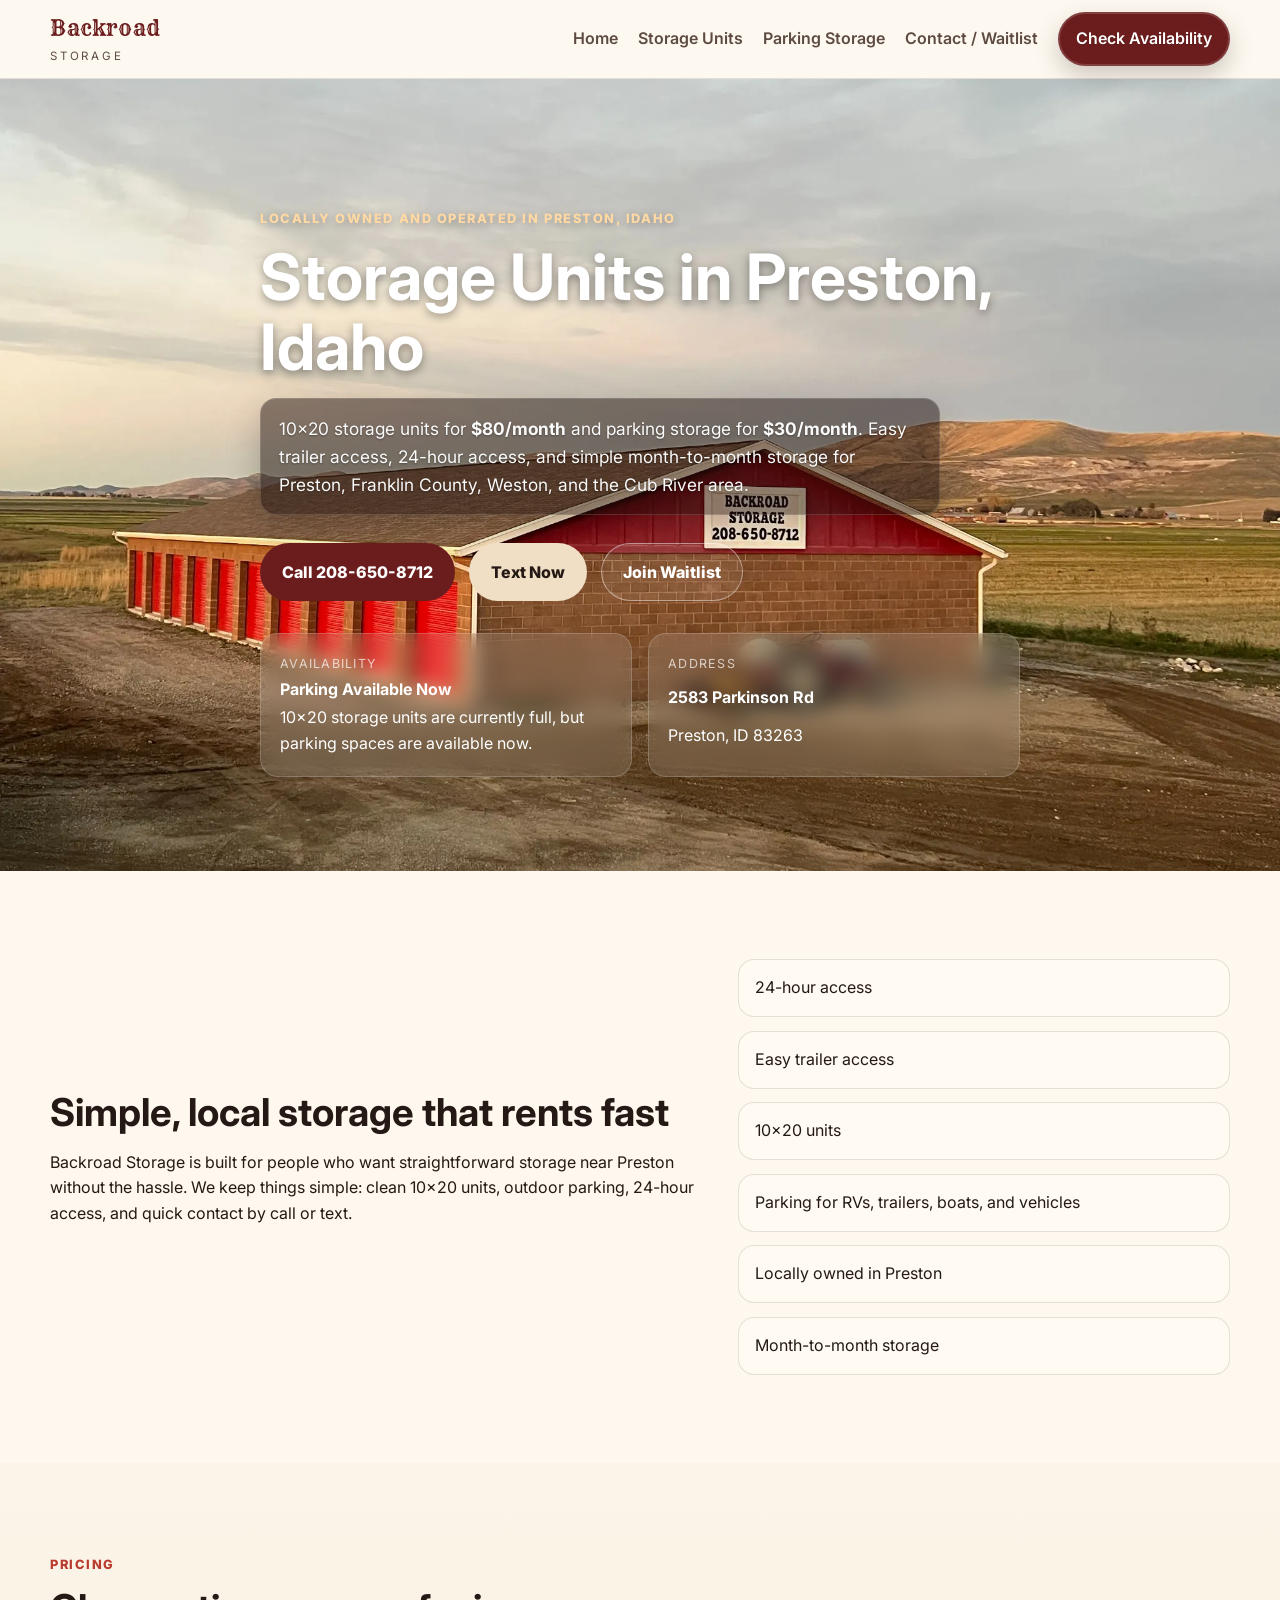
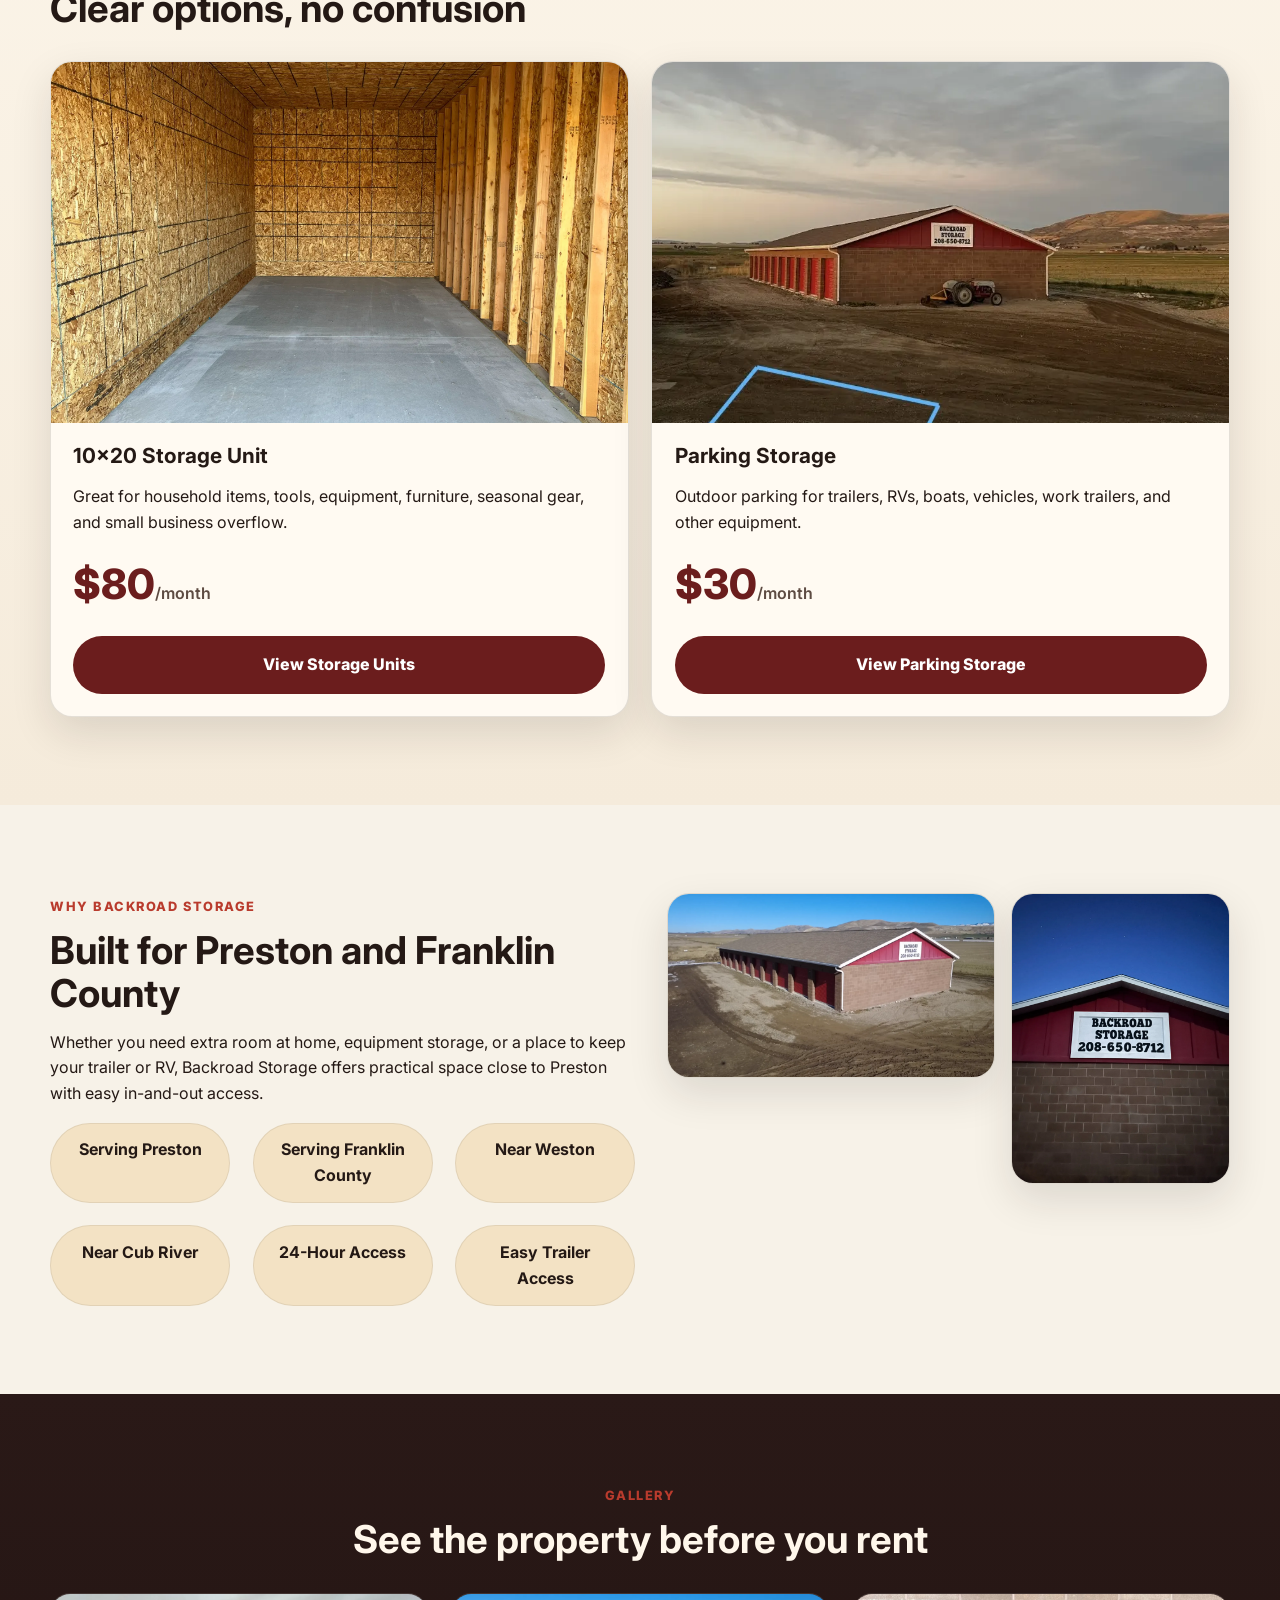
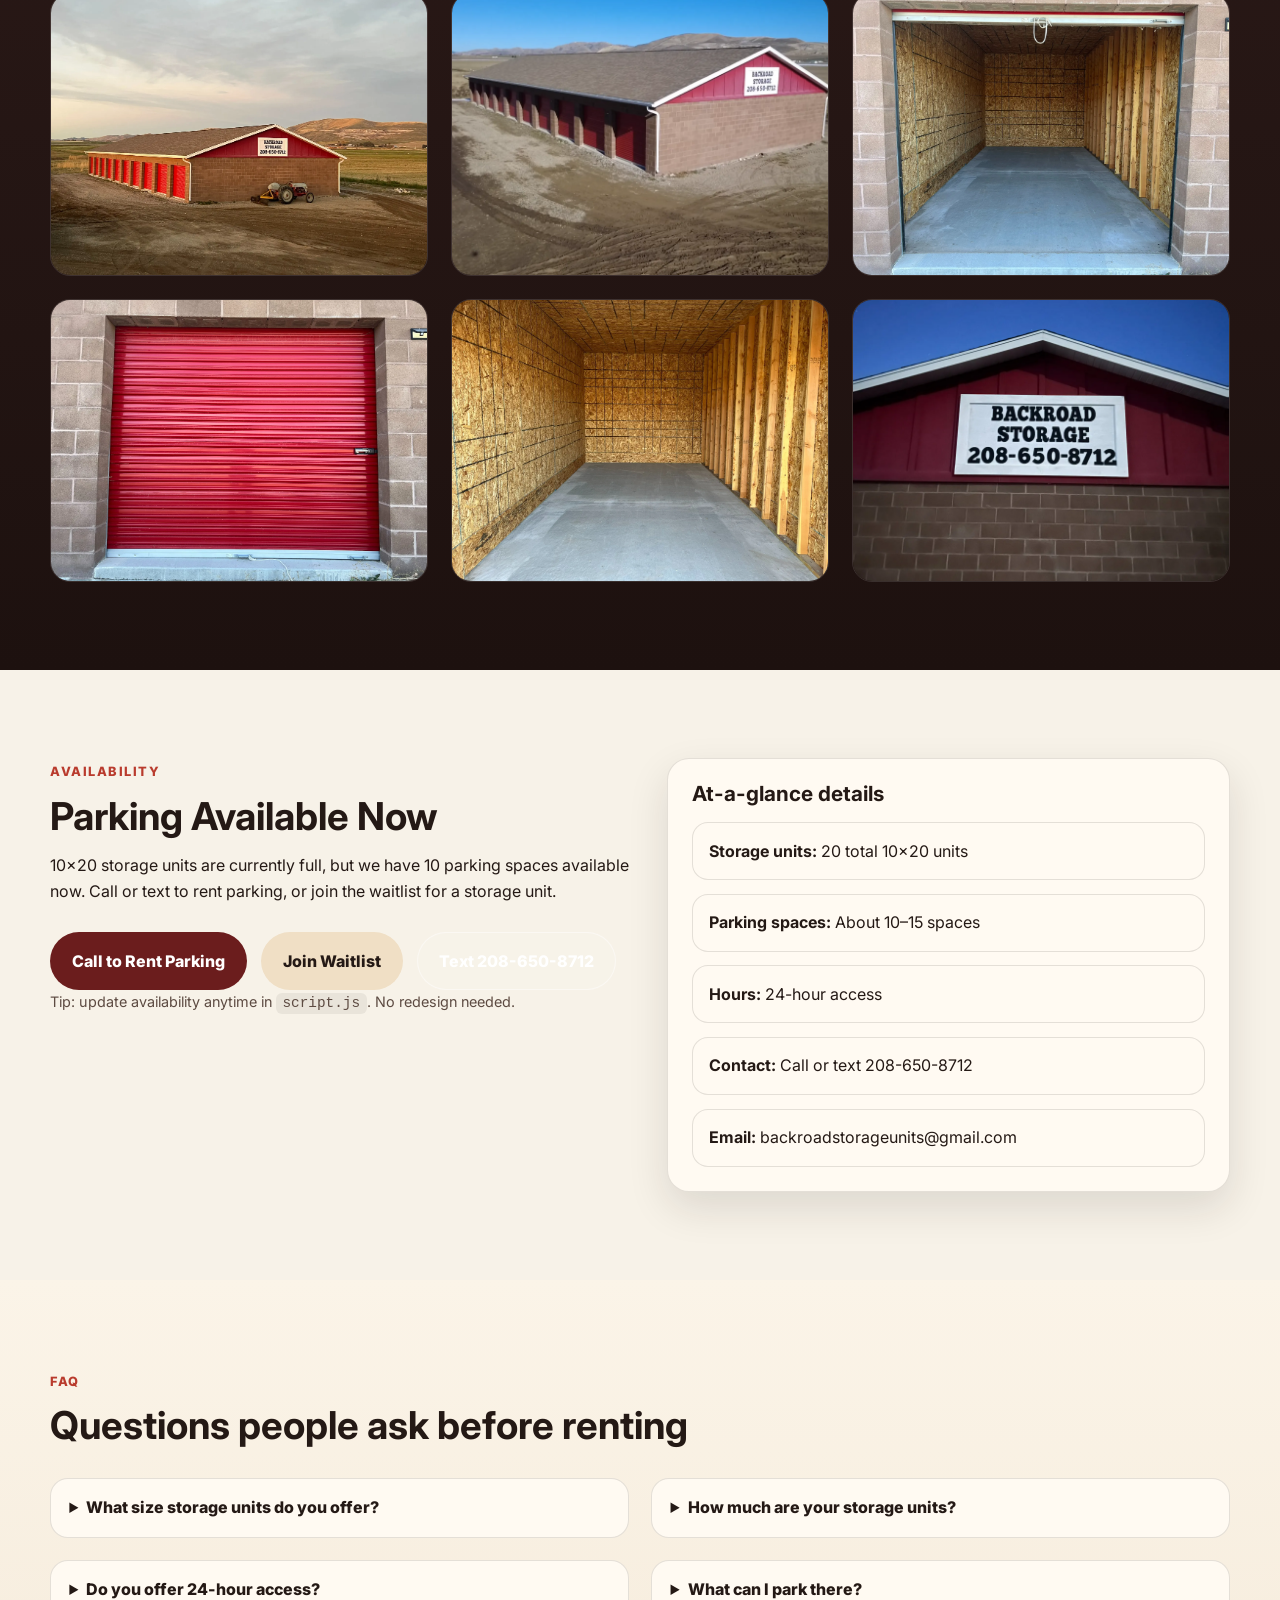
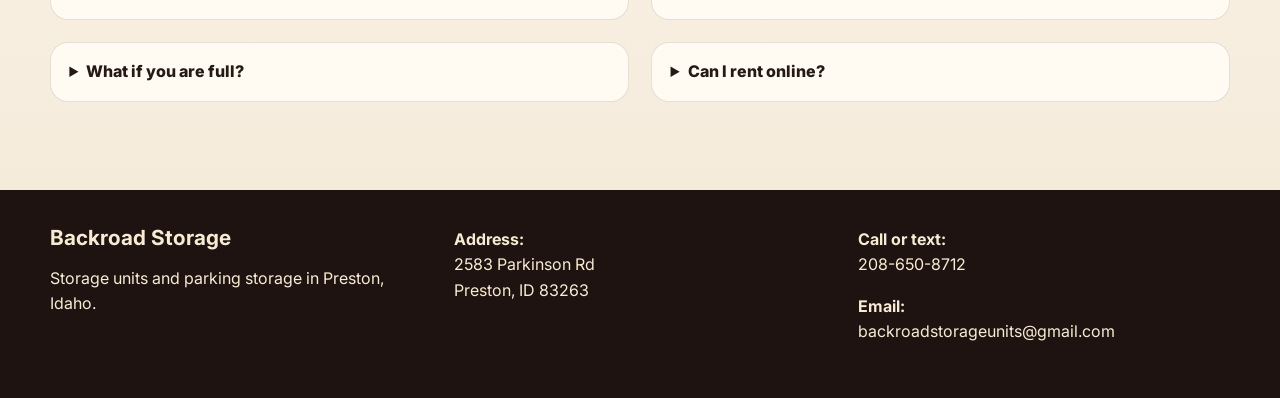
<file: index.html>
<!DOCTYPE html>
<html lang="en">
<head>
  <meta charset="UTF-8" />
  <meta name="viewport" content="width=device-width, initial-scale=1.0" />
  <title>Backroad Storage | Storage Units in Preston, Idaho</title>
  <meta name="description" content="Backroad Storage offers 10x20 storage units and parking storage in Preston, Idaho. Locally owned, 24-hour access, easy trailer access, and a simple waitlist when units fill fast." />
  <meta name="keywords" content="storage units Preston Idaho, self storage Preston ID, Franklin County storage, Weston Idaho storage, Cub River storage, trailer parking Preston Idaho, RV storage Preston Idaho" />
  <meta name="author" content="Backroad Storage" />
  <meta name="robots" content="index, follow" />
  <meta property="og:title" content="Backroad Storage | Storage Units in Preston, Idaho" />
  <meta property="og:description" content="10x20 storage units for $80/month and parking storage for $30/month in Preston, Idaho." />
  <meta property="og:type" content="website" />
  <meta property="og:image" content="assets/hero-sunset.webp" />
  <meta property="og:locale" content="en_US" />
  <meta name="theme-color" content="#6b1d1d" />
  <link rel="canonical" href="https://www.backroadstorage.com/" />
  <link rel="preconnect" href="https://fonts.googleapis.com" />
  <link rel="preconnect" href="https://fonts.gstatic.com" crossorigin />
  <link href="https://fonts.googleapis.com/css2?family=Inter:wght@400;500;600;700;800&family=Rye&display=swap" rel="stylesheet" />
  <link rel="stylesheet" href="styles.css" />
  <script type="application/ld+json">
  {
    "@context": "https://schema.org",
    "@type": "SelfStorage",
    "name": "Backroad Storage",
    "description": "Locally owned storage units and parking storage in Preston, Idaho.",
    "telephone": "+1-208-650-8712",
    "email": "backroadstorageunits@gmail.com",
    "image": [
      "https://www.backroadstorage.com/assets/hero-sunset.webp",
      "https://www.backroadstorage.com/assets/drone-view.webp",
      "https://www.backroadstorage.com/assets/unit-inside.webp"
    ],
    "address": {
      "@type": "PostalAddress",
      "streetAddress": "2583 Parkinson Rd",
      "addressLocality": "Preston",
      "addressRegion": "ID",
      "postalCode": "83263",
      "addressCountry": "US"
    },
    "areaServed": [
      "Preston, Idaho",
      "Franklin, Idaho",
      "Weston, Idaho",
      "Cub River, Idaho",
      "Franklin County, Idaho"
    ],
    "priceRange": "$30-$80",
    "openingHours": "Mo-Su 00:00-23:59",
    "url": "https://www.backroadstorage.com/"
  }
  </script>
</head>
<body>
  <header class="site-header">
    <div class="container nav-wrap">
      <a class="brand" href="index.html">
        <span class="brand-mark">Backroad</span>
        <span class="brand-sub">Storage</span>
      </a>
      <button class="nav-toggle" aria-label="Open menu" aria-expanded="false">☰</button>
      <nav class="site-nav">
        <a href="index.html">Home</a>
        <a href="storage-units.html">Storage Units</a>
        <a href="parking-storage.html">Parking Storage</a>
        <a href="contact.html">Contact / Waitlist</a>
        <a class="btn btn-sm btn-primary nav-cta" href="contact.html#availability">Check Availability</a>
      </nav>
    </div>
  </header>

  <main>
    <section class="hero">
      <div class="hero-overlay"></div>
      <img src="assets/hero-sunset.webp" alt="Backroad Storage facility in Preston Idaho at sunset" class="hero-image" />
      <div class="container hero-content">
        <p class="eyebrow">Locally owned and operated in Preston, Idaho</p>
        <h1>Storage Units in Preston, Idaho</h1>
        <p class="hero-copy">10×20 storage units for <strong>$80/month</strong> and parking storage for <strong>$30/month</strong>. Easy trailer access, 24-hour access, and simple month-to-month storage for Preston, Franklin County, Weston, and the Cub River area.</p>
        <div class="hero-actions">
          <a class="btn btn-primary" href="tel:2086508712">Call 208-650-8712</a>
          <a class="btn btn-secondary" href="sms:2086508712">Text Now</a>
          <a class="btn btn-outline" href="contact.html#waitlist">Join Waitlist</a>
        </div>
        <div class="hero-cards">
          <div class="status-card">
            <span class="status-label">Availability</span>
            <strong id="statusText">Currently Full</strong>
            <span id="statusSubtext">Join the waitlist and we’ll contact you when one opens.</span>
          </div>
          <div class="status-card">
            <span class="status-label">Address</span>
            <strong>2583 Parkinson Rd</strong>
            <span>Preston, ID 83263</span>
          </div>
        </div>
      </div>
    </section>

    <section class="section intro-strip">
      <div class="container intro-grid">
        <div>
          <h2>Simple, local storage that rents fast</h2>
          <p>Backroad Storage is built for people who want straightforward storage near Preston without the hassle. We keep things simple: clean 10×20 units, outdoor parking, 24-hour access, and quick contact by call or text.</p>
        </div>
        <ul class="feature-list">
          <li>24-hour access</li>
          <li>Easy trailer access</li>
          <li>10×20 units</li>
          <li>Parking for RVs, trailers, boats, and vehicles</li>
          <li>Locally owned in Preston</li>
          <li>Month-to-month storage</li>
        </ul>
      </div>
    </section>

    <section class="section warm-bg">
      <div class="container">
        <div class="section-heading">
          <p class="eyebrow">Pricing</p>
          <h2>Clear options, no confusion</h2>
        </div>
        <div class="pricing-grid">
          <article class="price-card">
            <img src="assets/unit-inside.webp" alt="Inside a 10x20 storage unit at Backroad Storage" />
            <div class="price-card-body">
              <h3>10×20 Storage Unit</h3>
              <p>Great for household items, tools, equipment, furniture, seasonal gear, and small business overflow.</p>
              <div class="price">$80<span>/month</span></div>
              <a class="btn btn-primary block" href="storage-units.html">View Storage Units</a>
            </div>
          </article>
          <article class="price-card">
            <img src="assets/parking-marked.webp" alt="Outdoor parking space at Backroad Storage in Preston Idaho" />
            <div class="price-card-body">
              <h3>Parking Storage</h3>
              <p>Outdoor parking for trailers, RVs, boats, vehicles, work trailers, and other equipment.</p>
              <div class="price">$30<span>/month</span></div>
              <a class="btn btn-primary block" href="parking-storage.html">View Parking Storage</a>
            </div>
          </article>
        </div>
      </div>
    </section>

    <section class="section">
      <div class="container split-layout">
        <div>
          <p class="eyebrow">Why Backroad Storage</p>
          <h2>Built for Preston and Franklin County</h2>
          <p>Whether you need extra room at home, equipment storage, or a place to keep your trailer or RV, Backroad Storage offers practical space close to Preston with easy in-and-out access.</p>
          <div class="badge-grid">
            <span>Serving Preston</span>
            <span>Serving Franklin County</span>
            <span>Near Weston</span>
            <span>Near Cub River</span>
            <span>24-Hour Access</span>
            <span>Easy Trailer Access</span>
          </div>
        </div>
        <div class="split-gallery">
          <img src="assets/drone-view.webp" alt="Aerial view of Backroad Storage in Preston Idaho" />
          <img src="assets/sign-night.webp" alt="Backroad Storage sign and phone number" />
        </div>
      </div>
    </section>

    <section class="section dark-band">
      <div class="container section-heading center">
        <p class="eyebrow">Gallery</p>
        <h2>See the property before you rent</h2>
      </div>
      <div class="container gallery-grid">
        <img src="assets/hero-sunset.webp" alt="Backroad Storage exterior view" />
        <img src="assets/drone-view.webp" alt="Backroad Storage building from above" />
        <img src="assets/unit-open.webp" alt="Open storage unit at Backroad Storage" />
        <img src="assets/unit-door.webp" alt="Storage unit door at Backroad Storage" />
        <img src="assets/unit-inside.webp" alt="Inside of a Backroad Storage unit" />
        <img src="assets/sign-night.webp" alt="Backroad Storage sign at night" />
      </div>
    </section>

    <section class="section">
      <div class="container split-layout availability-panel" id="availability">
        <div>
          <p class="eyebrow">Availability</p>
          <h2 id="availabilityHeading">Currently Full</h2>
          <p id="availabilityMessage">Units at Backroad Storage go fast. Join the waitlist now and we’ll reach out when a 10×20 unit or parking space opens up.</p>
          <div class="hero-actions">
            <a class="btn btn-primary" id="rentNowBtn" href="#" target="_blank" rel="noopener">Rent Now</a>
            <a class="btn btn-secondary" href="contact.html#waitlist">Join Waitlist</a>
            <a class="btn btn-outline" href="sms:2086508712">Text 208-650-8712</a>
          </div>
          <p class="tiny-note">Tip: update availability anytime in <code>script.js</code>. No redesign needed.</p>
        </div>
        <div class="info-card">
          <h3>At-a-glance details</h3>
          <ul class="info-list">
            <li><strong>Storage units:</strong> 20 total 10×20 units</li>
            <li><strong>Parking spaces:</strong> About 10–15 spaces</li>
            <li><strong>Hours:</strong> 24-hour access</li>
            <li><strong>Contact:</strong> Call or text 208-650-8712</li>
            <li><strong>Email:</strong> backroadstorageunits@gmail.com</li>
          </ul>
        </div>
      </div>
    </section>

    <section class="section warm-bg faq-section">
      <div class="container">
        <div class="section-heading">
          <p class="eyebrow">FAQ</p>
          <h2>Questions people ask before renting</h2>
        </div>
        <div class="faq-grid">
          <details>
            <summary>What size storage units do you offer?</summary>
            <p>We offer 10×20 storage units at Backroad Storage in Preston, Idaho.</p>
          </details>
          <details>
            <summary>How much are your storage units?</summary>
            <p>10×20 units are $80 per month. Outdoor parking spaces are $30 per month.</p>
          </details>
          <details>
            <summary>Do you offer 24-hour access?</summary>
            <p>Yes. Customers have 24-hour access to their storage unit or parking space.</p>
          </details>
          <details>
            <summary>What can I park there?</summary>
            <p>Parking can be used for trailers, RVs, boats, vehicles, and similar equipment.</p>
          </details>
          <details>
            <summary>What if you are full?</summary>
            <p>Join the waitlist on the contact page or call/text 208-650-8712. Units go quickly when one opens up.</p>
          </details>
          <details>
            <summary>Can I rent online?</summary>
            <p>Yes. This website is set up to support a future TenantCloud booking link. Until that link is added, use the waitlist and call/text buttons.</p>
          </details>
        </div>
      </div>
    </section>
  </main>

  <footer class="site-footer">
    <div class="container footer-grid">
      <div>
        <h3>Backroad Storage</h3>
        <p>Storage units and parking storage in Preston, Idaho.</p>
      </div>
      <div>
        <p><strong>Address:</strong><br />2583 Parkinson Rd<br />Preston, ID 83263</p>
      </div>
      <div>
        <p><strong>Call or text:</strong><br /><a href="tel:2086508712">208-650-8712</a></p>
        <p><strong>Email:</strong><br /><a href="mailto:backroadstorageunits@gmail.com">backroadstorageunits@gmail.com</a></p>
      </div>
    </div>
  </footer>

  <script src="script.js"></script>
</body>
</html>
</file>
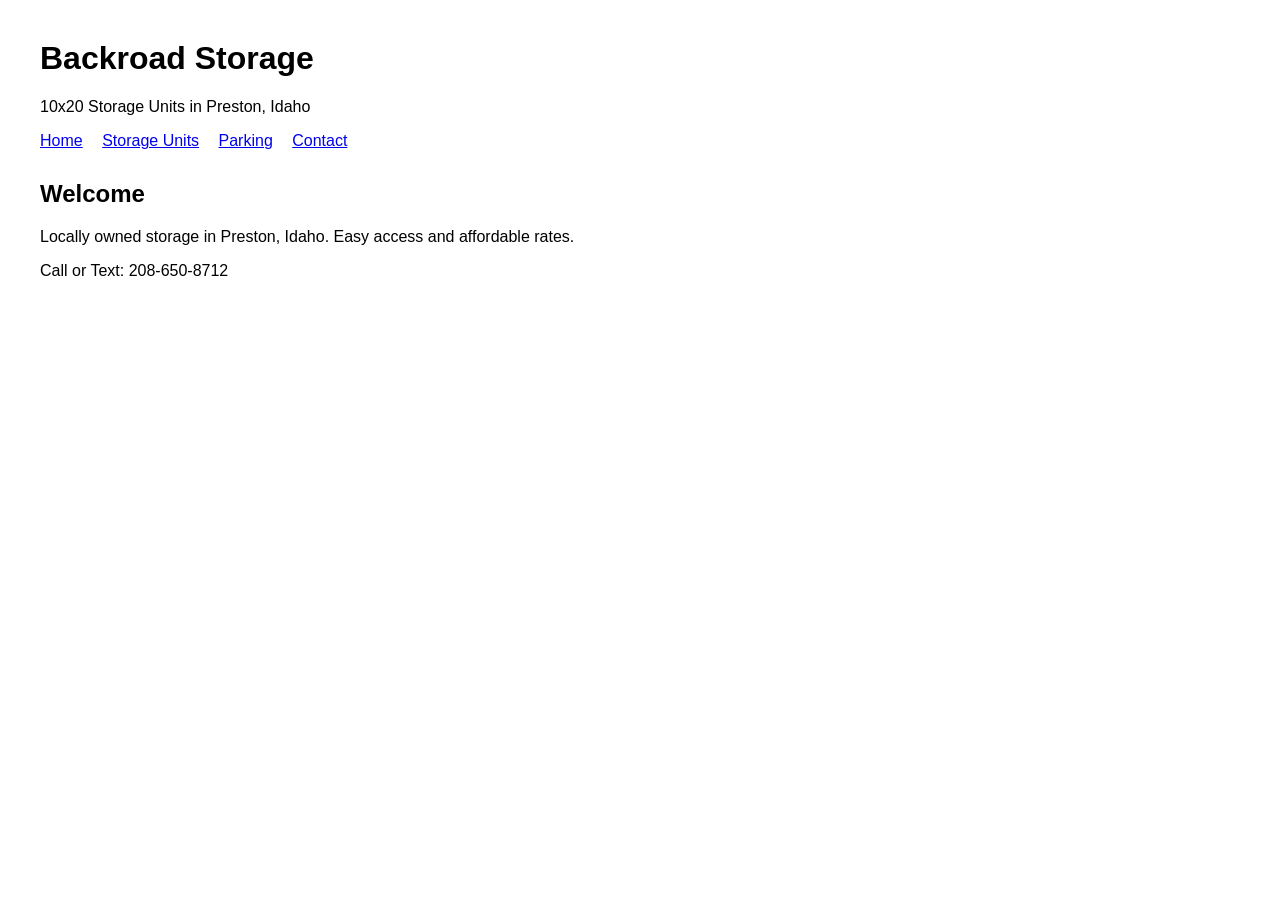
<file: backroadstorage_fixed_sitefinal/index.html>
<!DOCTYPE html>
<html>
<head>
<meta charset="UTF-8">
<title>Backroad Storage | Preston Idaho Storage Units</title>
<link rel="stylesheet" href="styles.css">
</head>
<body>

<header>
<h1>Backroad Storage</h1>
<p>10x20 Storage Units in Preston, Idaho</p>
<nav>
<a href="index.html">Home</a>
<a href="storage-units.html">Storage Units</a>
<a href="parking-storage.html">Parking</a>
<a href="contact.html">Contact</a>
</nav>
</header>

<section>
<h2>Welcome</h2>
<p>Locally owned storage in Preston, Idaho. Easy access and affordable rates.</p>
</section>

<footer>
<p>Call or Text: 208‑650‑8712</p>
</footer>

</body>
</html>
</file>
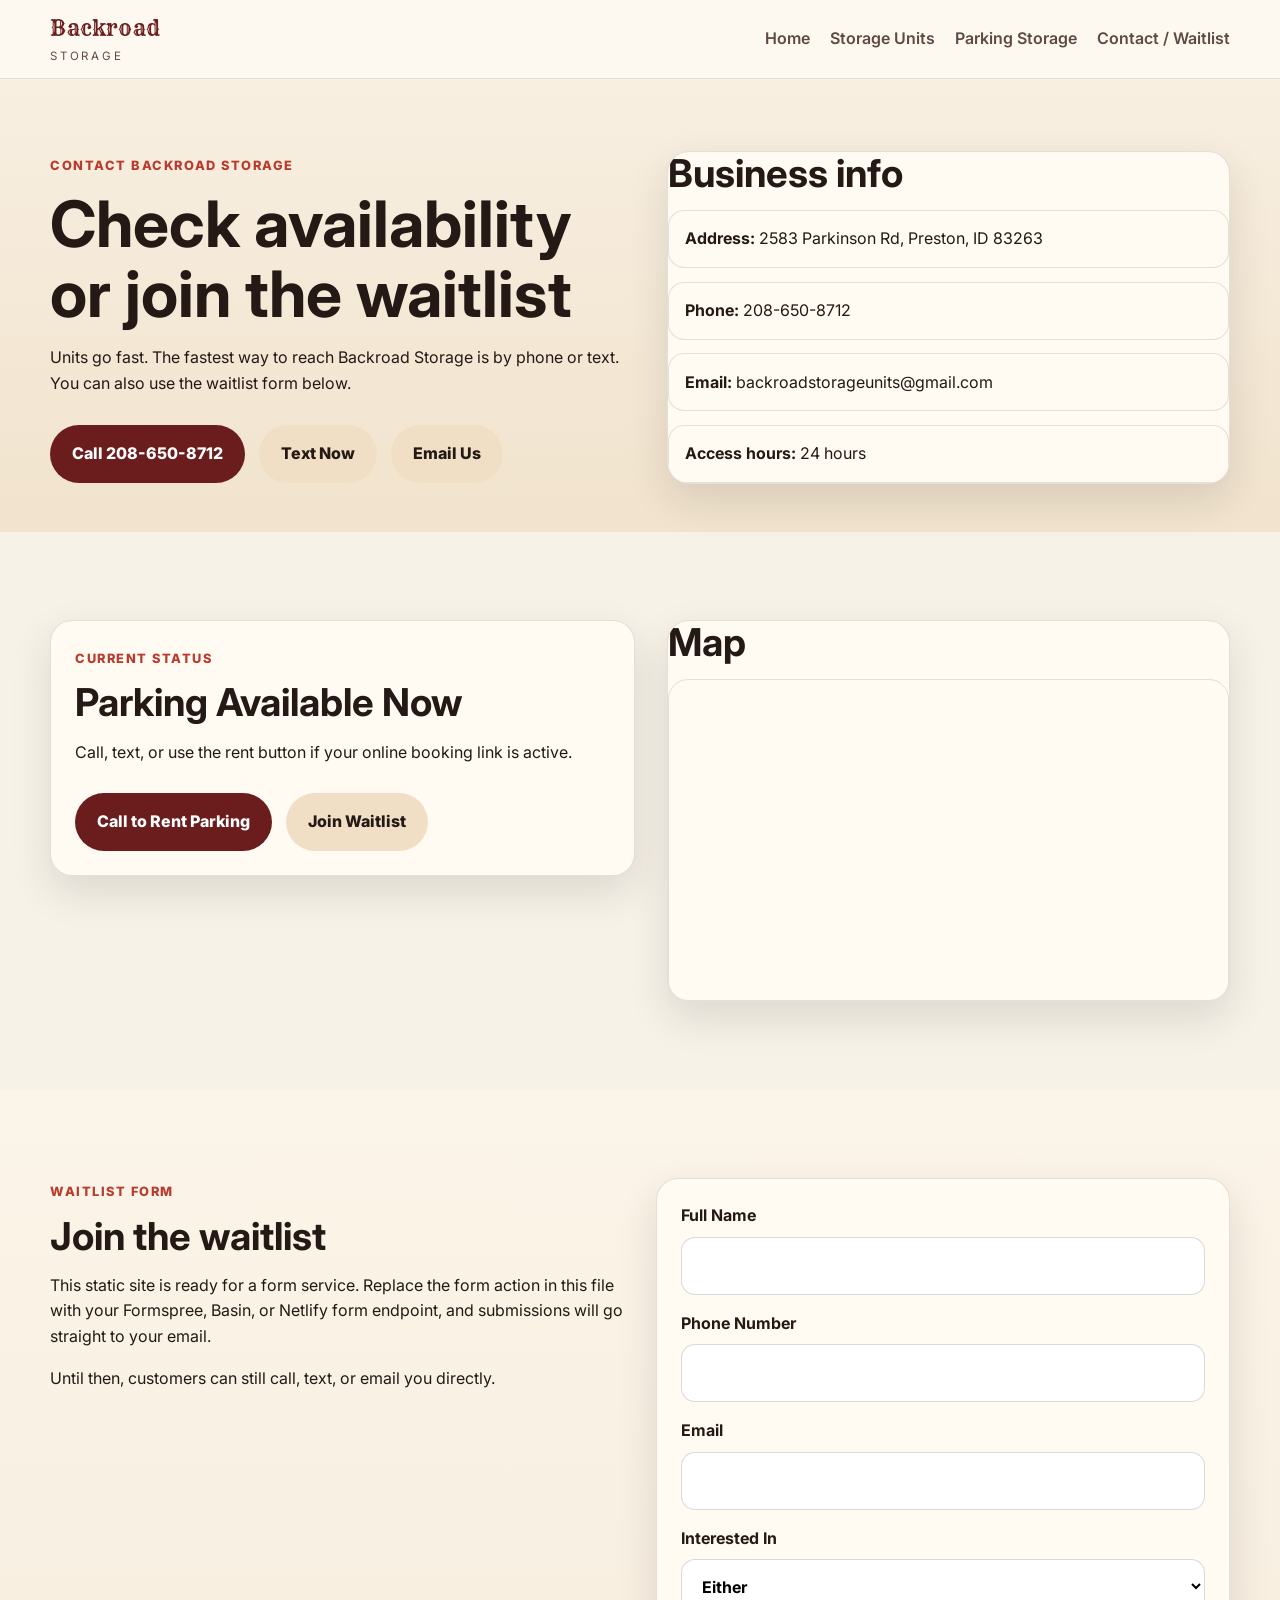
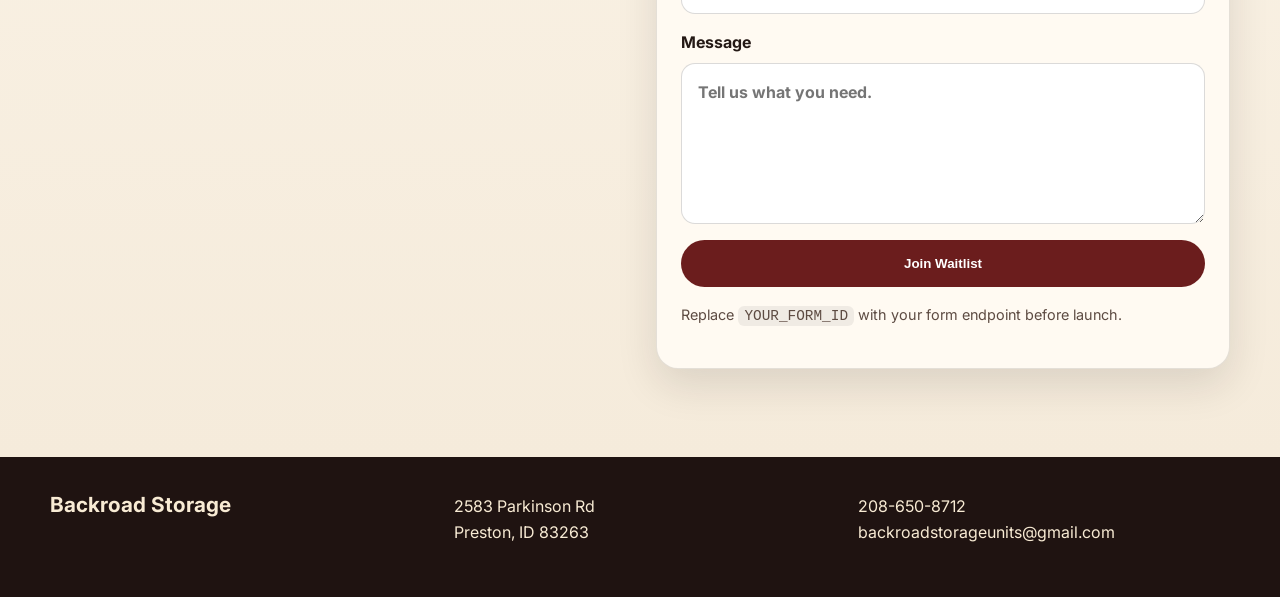
<file: contact.html>
<!DOCTYPE html>
<html lang="en">
<head>
  <meta charset="UTF-8" />
  <meta name="viewport" content="width=device-width, initial-scale=1.0" />
  <title>Contact Backroad Storage | Waitlist and Availability</title>
  <meta name="description" content="Contact Backroad Storage in Preston, Idaho. Call or text 208-650-8712, view the address, check availability, or join the waitlist for storage units and parking storage." />
  <link rel="canonical" href="https://www.backroadstorage.com/contact.html" />
  <link rel="preconnect" href="https://fonts.googleapis.com" />
  <link rel="preconnect" href="https://fonts.gstatic.com" crossorigin />
  <link href="https://fonts.googleapis.com/css2?family=Inter:wght@400;500;600;700;800&family=Rye&display=swap" rel="stylesheet" />
  <link rel="stylesheet" href="styles.css" />
</head>
<body>
  <header class="site-header compact-header">
    <div class="container nav-wrap">
      <a class="brand" href="index.html">
        <span class="brand-mark">Backroad</span>
        <span class="brand-sub">Storage</span>
      </a>
      <button class="nav-toggle" aria-label="Open menu" aria-expanded="false">☰</button>
      <nav class="site-nav">
        <a href="index.html">Home</a>
        <a href="storage-units.html">Storage Units</a>
        <a href="parking-storage.html">Parking Storage</a>
        <a href="contact.html">Contact / Waitlist</a>
      </nav>
    </div>
  </header>

  <main class="inner-page">
    <section class="page-hero tan-bg">
      <div class="container split-layout align-center">
        <div>
          <p class="eyebrow">Contact Backroad Storage</p>
          <h1 id="contactPageTitle">Check availability or join the waitlist</h1>
          <p id="contactPageIntro">Units go fast. The fastest way to reach Backroad Storage is by phone or text. You can also use the waitlist form below.</p>
          <div class="hero-actions">
            <a class="btn btn-primary" href="tel:2086508712">Call 208-650-8712</a>
            <a class="btn btn-secondary" href="sms:2086508712">Text Now</a>
            <a class="btn btn-secondary" href="mailto:backroadstorageunits@gmail.com">Email Us</a>
          </div>
        </div>
        <div class="info-card">
          <h2>Business info</h2>
          <ul class="info-list">
            <li><strong>Address:</strong> 2583 Parkinson Rd, Preston, ID 83263</li>
            <li><strong>Phone:</strong> 208-650-8712</li>
            <li><strong>Email:</strong> backroadstorageunits@gmail.com</li>
            <li><strong>Access hours:</strong> 24 hours</li>
          </ul>
        </div>
      </div>
    </section>

    <section class="section" id="availability">
      <div class="container split-layout">
        <div class="info-card emphasis-card">
          <p class="eyebrow">Current status</p>
          <h2 id="contactStatusHeading">Currently Full</h2>
          <p id="contactStatusMessage">Join the waitlist and we’ll contact you when a space opens up.</p>
          <div class="hero-actions">
            <a class="btn btn-primary" id="contactRentBtn" href="#" target="_blank" rel="noopener">Rent Now</a>
            <a class="btn btn-secondary" href="#waitlist">Join Waitlist</a>
          </div>
        </div>
        <div class="info-card">
          <h2>Map</h2>
          <div class="map-wrap">
            <iframe
              title="Backroad Storage map"
              src="https://www.google.com/maps?q=2583%20Parkinson%20Rd%2C%20Preston%2C%20ID%2083263&output=embed"
              loading="lazy"
              referrerpolicy="no-referrer-when-downgrade"></iframe>
          </div>
        </div>
      </div>
    </section>

    <section class="section warm-bg" id="waitlist">
      <div class="container form-layout">
        <div>
          <p class="eyebrow">Waitlist Form</p>
          <h2>Join the waitlist</h2>
          <p>This static site is ready for a form service. Replace the form action in this file with your Formspree, Basin, or Netlify form endpoint, and submissions will go straight to your email.</p>
          <p>Until then, customers can still call, text, or email you directly.</p>
        </div>
        <form class="waitlist-form" action="https://formspree.io/f/YOUR_FORM_ID" method="POST">
          <label>
            Full Name
            <input type="text" name="name" required />
          </label>
          <label>
            Phone Number
            <input type="tel" name="phone" required />
          </label>
          <label>
            Email
            <input type="email" name="email" />
          </label>
          <label>
            Interested In
            <select name="interest" id="waitlistInterest">
              <option>10x20 Storage Unit</option>
              <option>Parking Space</option>
              <option>Either</option>
            </select>
          </label>
          <label>
            Message
            <textarea name="message" rows="5" placeholder="Tell us what you need."></textarea>
          </label>
          <button class="btn btn-primary" type="submit">Join Waitlist</button>
          <p class="tiny-note">Replace <code>YOUR_FORM_ID</code> with your form endpoint before launch.</p>
        </form>
      </div>
    </section>
  </main>

  <footer class="site-footer">
    <div class="container footer-grid">
      <div><h3>Backroad Storage</h3></div>
      <div><p>2583 Parkinson Rd<br />Preston, ID 83263</p></div>
      <div><p><a href="tel:2086508712">208-650-8712</a><br /><a href="mailto:backroadstorageunits@gmail.com">backroadstorageunits@gmail.com</a></p></div>
    </div>
  </footer>
  <script src="script.js"></script>
</body>
</html>
</file>
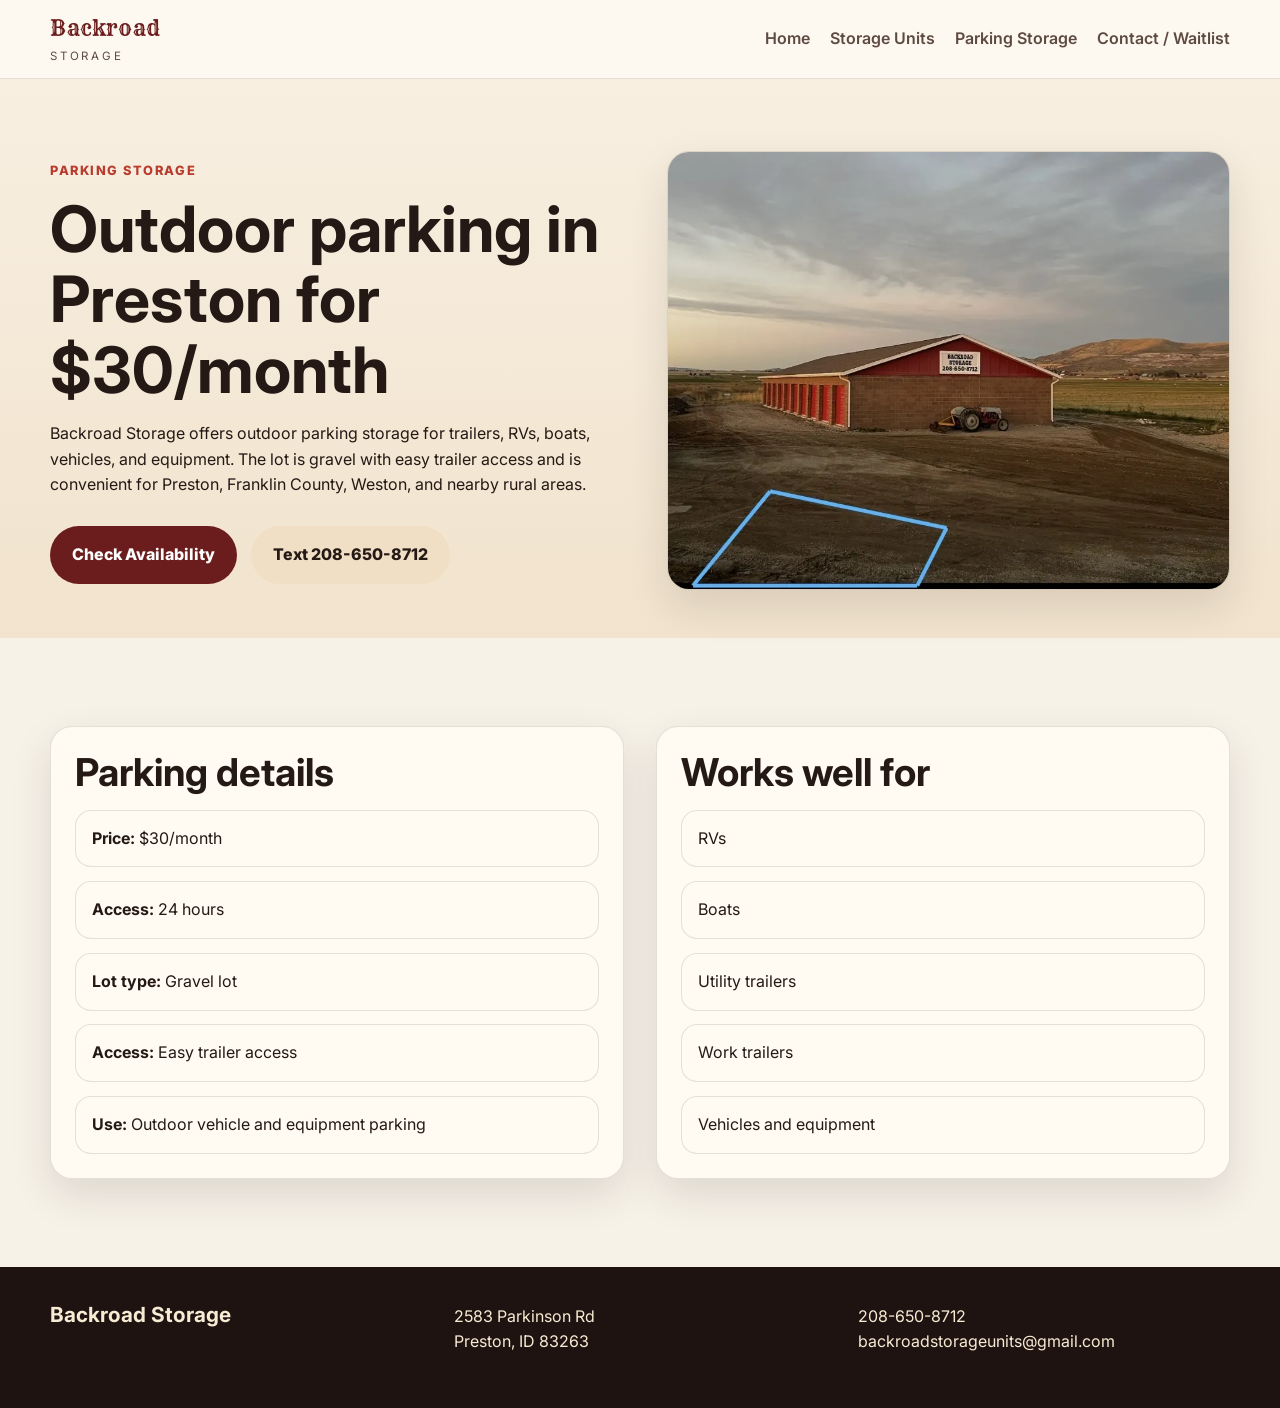
<file: parking-storage.html>
<!DOCTYPE html>
<html lang="en">
<head>
  <meta charset="UTF-8" />
  <meta name="viewport" content="width=device-width, initial-scale=1.0" />
  <title>Parking Storage in Preston, Idaho | Backroad Storage</title>
  <meta name="description" content="Outdoor parking storage in Preston, Idaho for trailers, RVs, boats, vehicles, and equipment. Backroad Storage offers easy trailer access and parking spaces for $30/month." />
  <link rel="canonical" href="https://www.backroadstorage.com/parking-storage.html" />
  <link rel="preconnect" href="https://fonts.googleapis.com" />
  <link rel="preconnect" href="https://fonts.gstatic.com" crossorigin />
  <link href="https://fonts.googleapis.com/css2?family=Inter:wght@400;500;600;700;800&family=Rye&display=swap" rel="stylesheet" />
  <link rel="stylesheet" href="styles.css" />
</head>
<body>
  <header class="site-header compact-header">
    <div class="container nav-wrap">
      <a class="brand" href="index.html">
        <span class="brand-mark">Backroad</span>
        <span class="brand-sub">Storage</span>
      </a>
      <button class="nav-toggle" aria-label="Open menu" aria-expanded="false">☰</button>
      <nav class="site-nav">
        <a href="index.html">Home</a>
        <a href="storage-units.html">Storage Units</a>
        <a href="parking-storage.html">Parking Storage</a>
        <a href="contact.html">Contact / Waitlist</a>
      </nav>
    </div>
  </header>

  <main class="inner-page">
    <section class="page-hero tan-bg">
      <div class="container split-layout align-center">
        <div>
          <p class="eyebrow">Parking Storage</p>
          <h1>Outdoor parking in Preston for $30/month</h1>
          <p>Backroad Storage offers outdoor parking storage for trailers, RVs, boats, vehicles, and equipment. The lot is gravel with easy trailer access and is convenient for Preston, Franklin County, Weston, and nearby rural areas.</p>
          <div class="hero-actions">
            <a class="btn btn-primary" href="contact.html?type=parking#availability">Check Availability</a>
            <a class="btn btn-secondary" href="sms:2086508712">Text 208-650-8712</a>
          </div>
        </div>
        <img class="rounded-image" src="assets/parking-marked.webp" alt="Marked parking space at Backroad Storage in Preston Idaho" />
      </div>
    </section>

    <section class="section">
      <div class="container detail-grid">
        <article class="info-card">
          <h2>Parking details</h2>
          <ul class="info-list">
            <li><strong>Price:</strong> $30/month</li>
            <li><strong>Access:</strong> 24 hours</li>
            <li><strong>Lot type:</strong> Gravel lot</li>
            <li><strong>Access:</strong> Easy trailer access</li>
            <li><strong>Use:</strong> Outdoor vehicle and equipment parking</li>
          </ul>
        </article>
        <article class="info-card">
          <h2>Works well for</h2>
          <ul class="info-list">
            <li>RVs</li>
            <li>Boats</li>
            <li>Utility trailers</li>
            <li>Work trailers</li>
            <li>Vehicles and equipment</li>
          </ul>
        </article>
      </div>
    </section>
  </main>

  <footer class="site-footer">
    <div class="container footer-grid">
      <div><h3>Backroad Storage</h3></div>
      <div><p>2583 Parkinson Rd<br />Preston, ID 83263</p></div>
      <div><p><a href="tel:2086508712">208-650-8712</a><br /><a href="mailto:backroadstorageunits@gmail.com">backroadstorageunits@gmail.com</a></p></div>
    </div>
  </footer>
  <script src="script.js"></script>
</body>
</html>
</file>
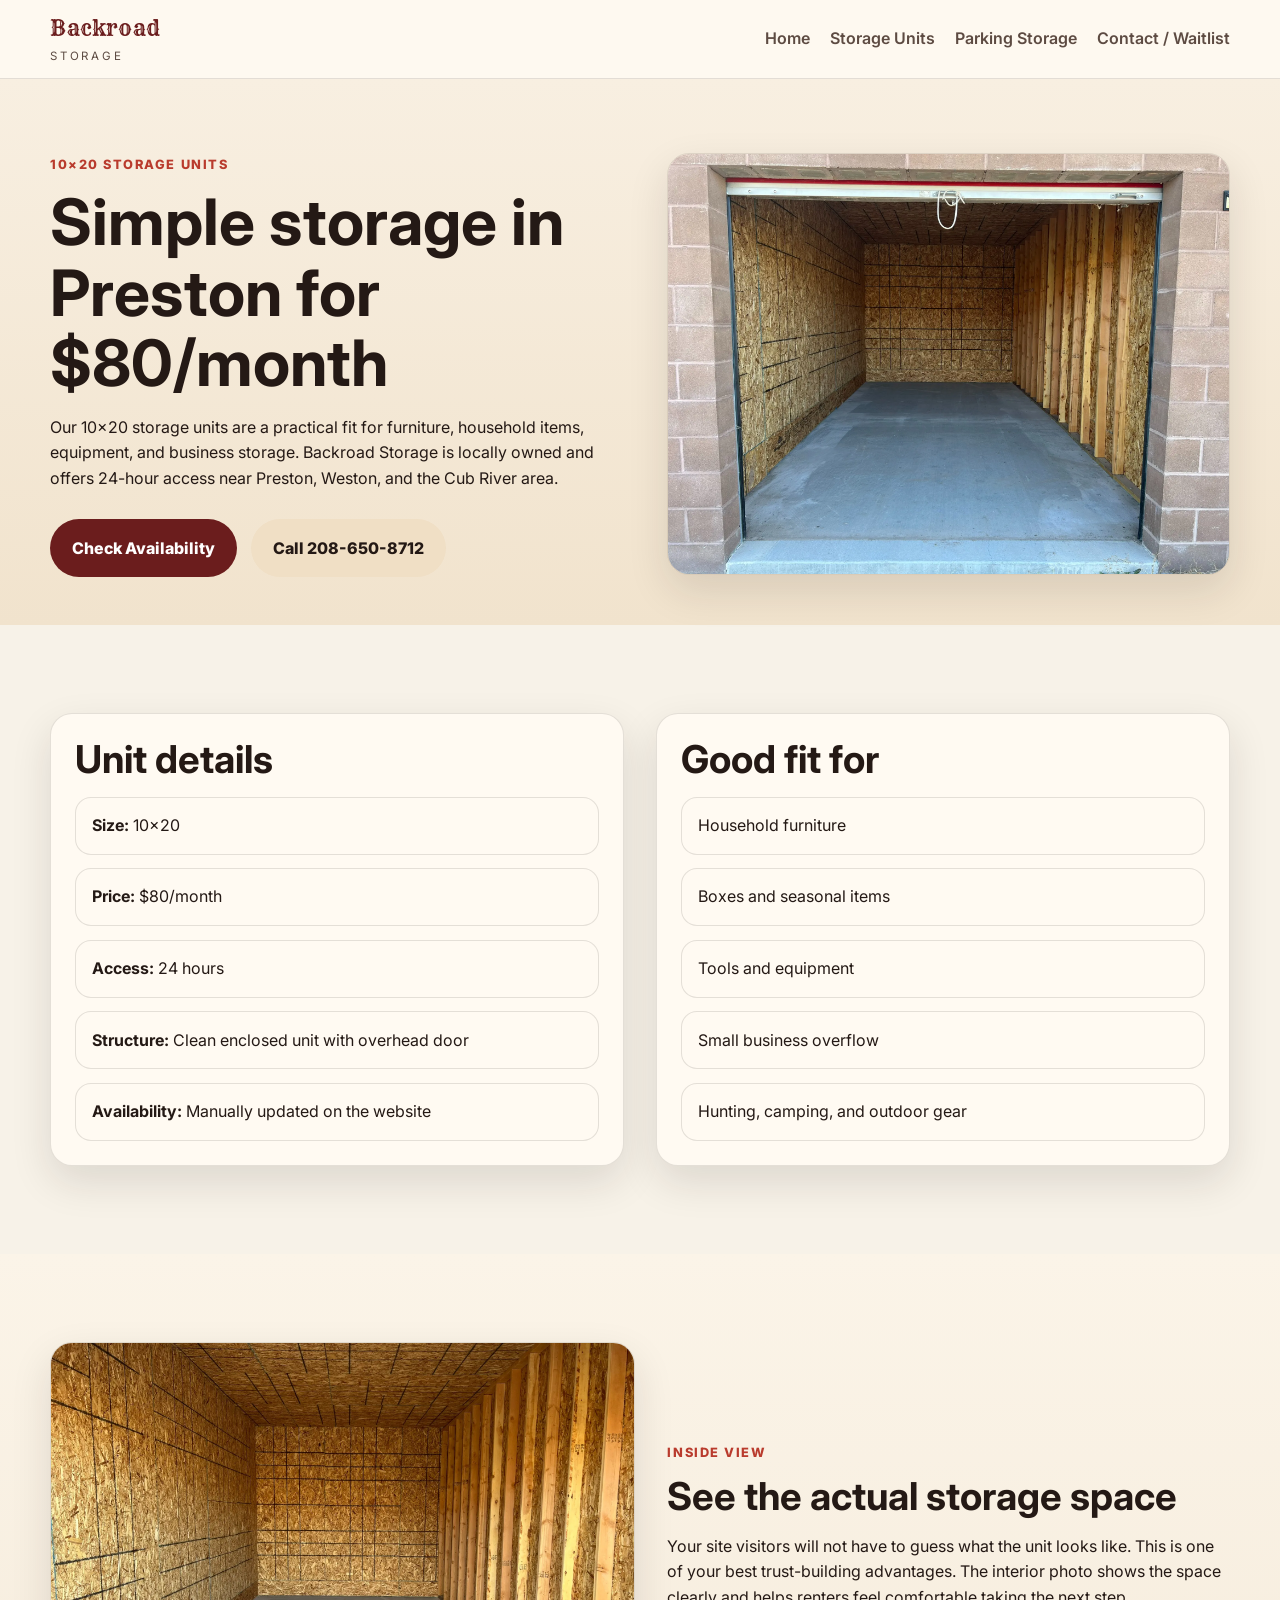
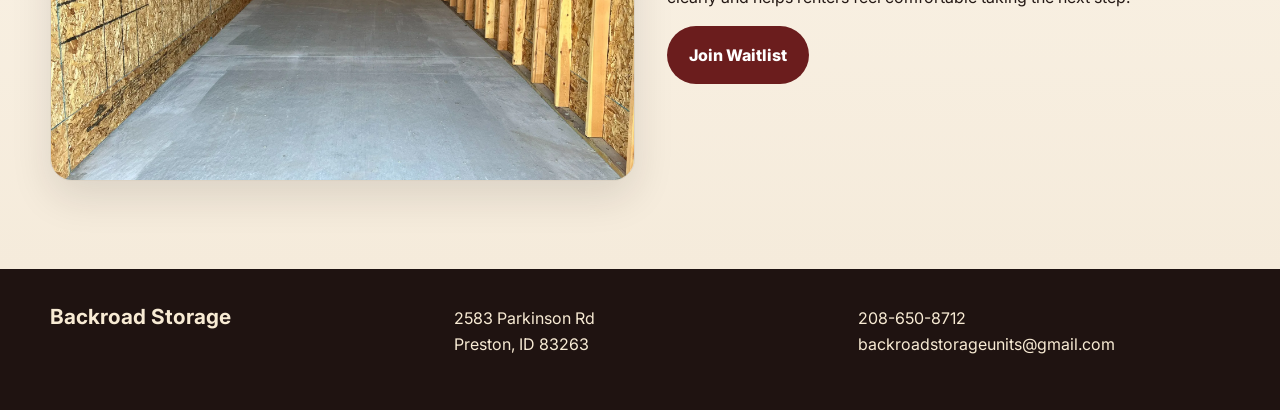
<file: storage-units.html>
<!DOCTYPE html>
<html lang="en">
<head>
  <meta charset="UTF-8" />
  <meta name="viewport" content="width=device-width, initial-scale=1.0" />
  <title>10x20 Storage Units in Preston, Idaho | Backroad Storage</title>
  <meta name="description" content="Rent a 10x20 storage unit in Preston, Idaho at Backroad Storage. $80/month, 24-hour access, locally owned, and convenient for Franklin County, Weston, and Cub River." />
  <link rel="canonical" href="https://www.backroadstorage.com/storage-units.html" />
  <link rel="preconnect" href="https://fonts.googleapis.com" />
  <link rel="preconnect" href="https://fonts.gstatic.com" crossorigin />
  <link href="https://fonts.googleapis.com/css2?family=Inter:wght@400;500;600;700;800&family=Rye&display=swap" rel="stylesheet" />
  <link rel="stylesheet" href="styles.css" />
</head>
<body>
  <header class="site-header compact-header">
    <div class="container nav-wrap">
      <a class="brand" href="index.html">
        <span class="brand-mark">Backroad</span>
        <span class="brand-sub">Storage</span>
      </a>
      <button class="nav-toggle" aria-label="Open menu" aria-expanded="false">☰</button>
      <nav class="site-nav">
        <a href="index.html">Home</a>
        <a href="storage-units.html">Storage Units</a>
        <a href="parking-storage.html">Parking Storage</a>
        <a href="contact.html">Contact / Waitlist</a>
      </nav>
    </div>
  </header>

  <main class="inner-page">
    <section class="page-hero tan-bg">
      <div class="container split-layout align-center">
        <div>
          <p class="eyebrow">10×20 Storage Units</p>
          <h1>Simple storage in Preston for $80/month</h1>
          <p>Our 10×20 storage units are a practical fit for furniture, household items, equipment, and business storage. Backroad Storage is locally owned and offers 24-hour access near Preston, Weston, and the Cub River area.</p>
          <div class="hero-actions">
            <a class="btn btn-primary" href="contact.html?type=storage#availability">Check Availability</a>
            <a class="btn btn-secondary" href="tel:2086508712">Call 208-650-8712</a>
          </div>
        </div>
        <img class="rounded-image" src="assets/unit-open.webp" alt="Open 10x20 storage unit at Backroad Storage" />
      </div>
    </section>

    <section class="section">
      <div class="container detail-grid">
        <article class="info-card">
          <h2>Unit details</h2>
          <ul class="info-list">
            <li><strong>Size:</strong> 10×20</li>
            <li><strong>Price:</strong> $80/month</li>
            <li><strong>Access:</strong> 24 hours</li>
            <li><strong>Structure:</strong> Clean enclosed unit with overhead door</li>
            <li><strong>Availability:</strong> Manually updated on the website</li>
          </ul>
        </article>
        <article class="info-card">
          <h2>Good fit for</h2>
          <ul class="info-list">
            <li>Household furniture</li>
            <li>Boxes and seasonal items</li>
            <li>Tools and equipment</li>
            <li>Small business overflow</li>
            <li>Hunting, camping, and outdoor gear</li>
          </ul>
        </article>
      </div>
    </section>

    <section class="section warm-bg">
      <div class="container split-layout align-center">
        <img class="rounded-image" src="assets/unit-inside.webp" alt="Inside of a Backroad Storage 10x20 unit" />
        <div>
          <p class="eyebrow">Inside view</p>
          <h2>See the actual storage space</h2>
          <p>Your site visitors will not have to guess what the unit looks like. This is one of your best trust-building advantages. The interior photo shows the space clearly and helps renters feel comfortable taking the next step.</p>
          <a class="btn btn-primary" href="contact.html#waitlist">Join Waitlist</a>
        </div>
      </div>
    </section>
  </main>

  <footer class="site-footer">
    <div class="container footer-grid">
      <div><h3>Backroad Storage</h3></div>
      <div><p>2583 Parkinson Rd<br />Preston, ID 83263</p></div>
      <div><p><a href="tel:2086508712">208-650-8712</a><br /><a href="mailto:backroadstorageunits@gmail.com">backroadstorageunits@gmail.com</a></p></div>
    </div>
  </footer>
  <script src="script.js"></script>
</body>
</html>
</file>
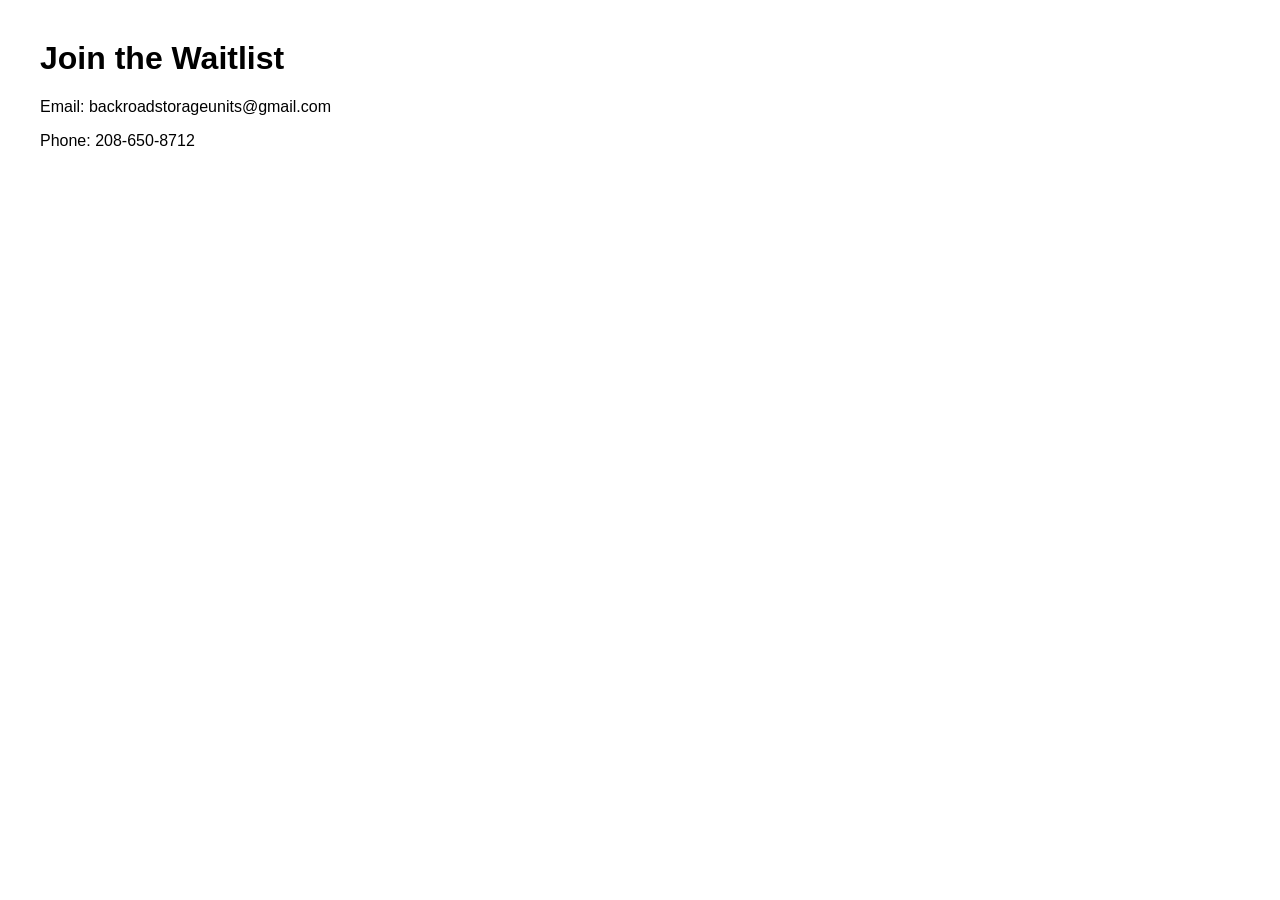
<file: backroadstorage_fixed_sitefinal/contact.html>
<!DOCTYPE html>
<html>
<head>
<meta charset="UTF-8">
<title>Contact | Backroad Storage</title>
<link rel="stylesheet" href="styles.css">
</head>
<body>

<h1>Join the Waitlist</h1>
<p>Email: backroadstorageunits@gmail.com</p>
<p>Phone: 208‑650‑8712</p>

</body>
</html>
</file>
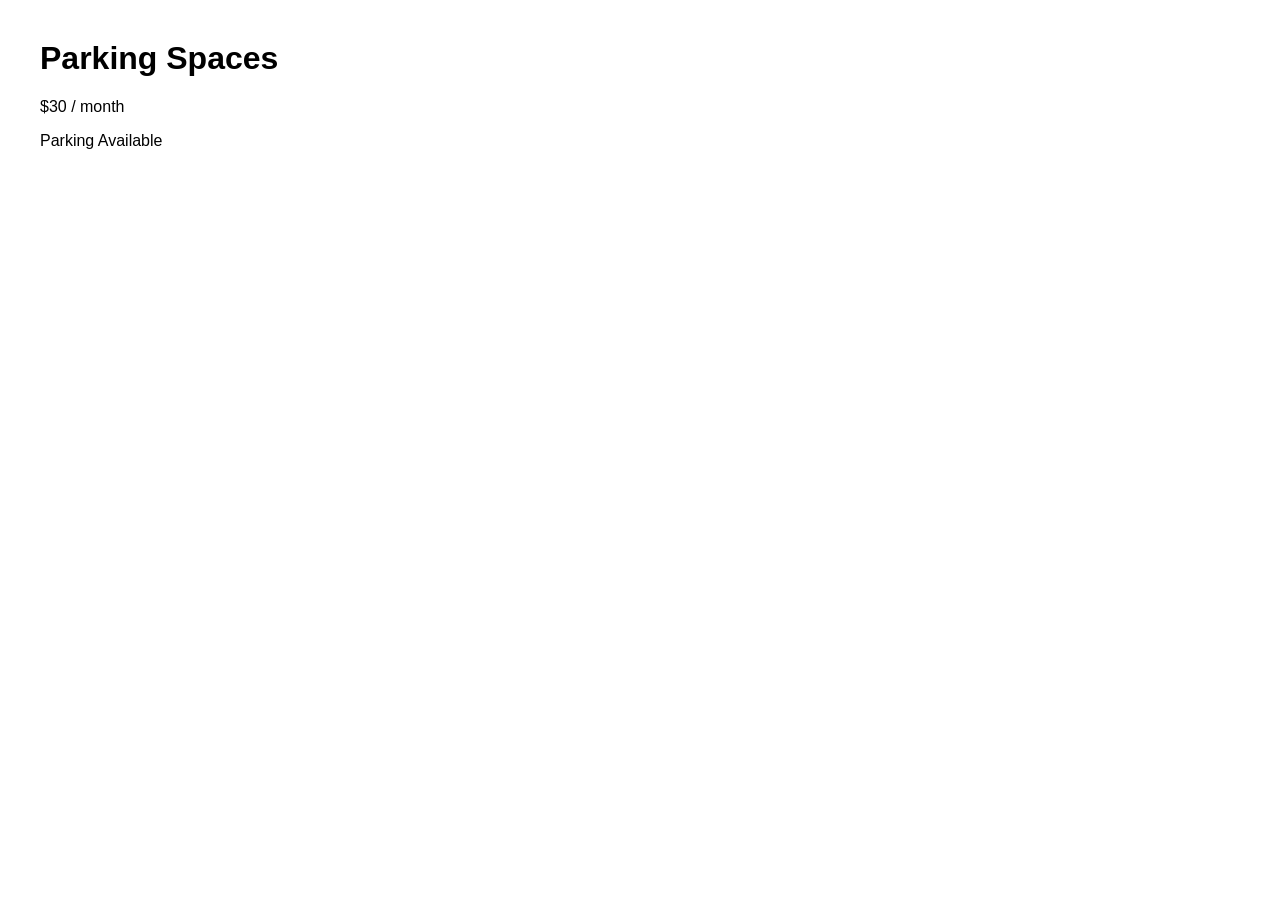
<file: backroadstorage_fixed_sitefinal/parking-storage.html>
<!DOCTYPE html>
<html>
<head>
<meta charset="UTF-8">
<title>Parking Storage | Backroad Storage</title>
<link rel="stylesheet" href="styles.css">
</head>
<body>

<h1>Parking Spaces</h1>
<p>$30 / month</p>
<p>Parking Available</p>

</body>
</html>
</file>
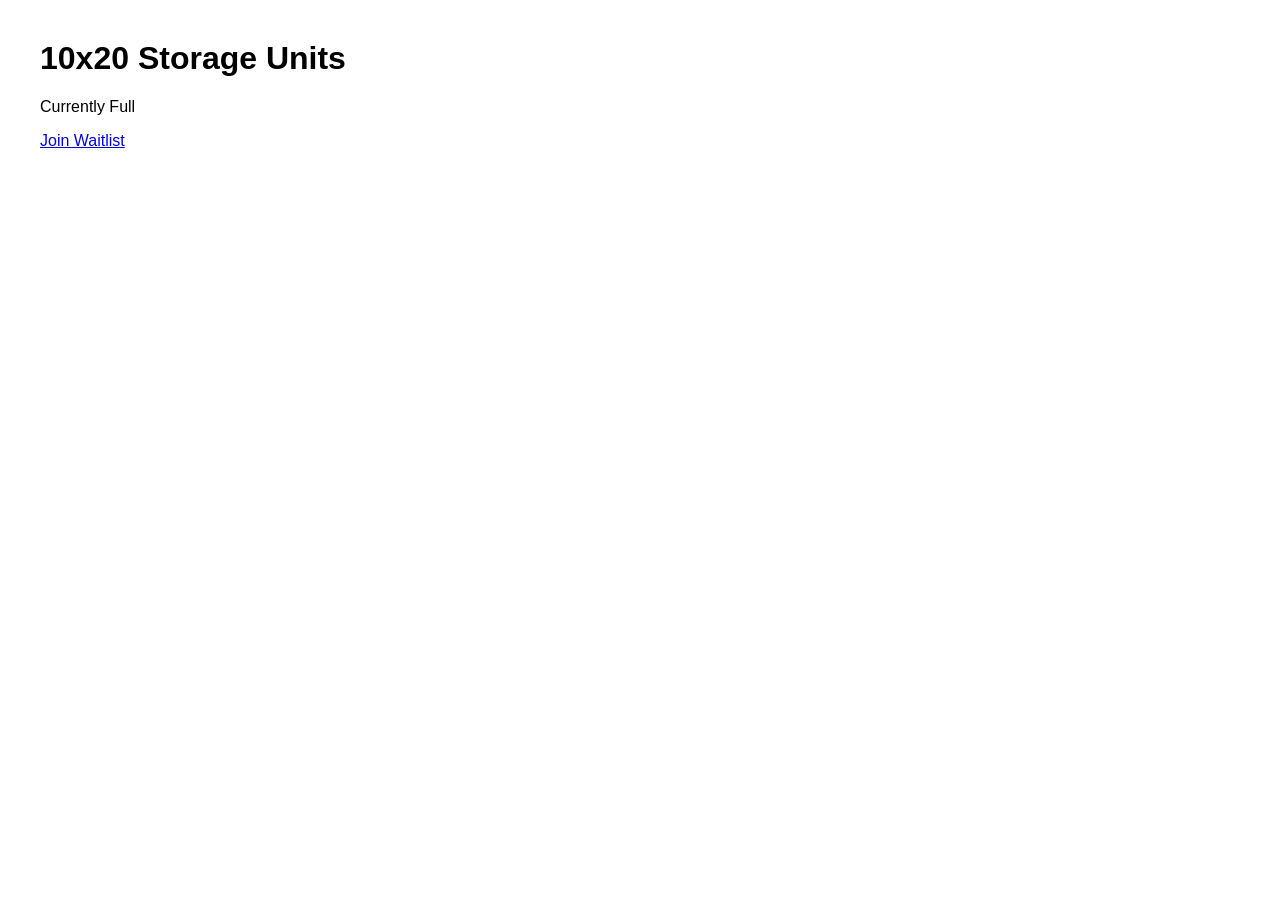
<file: backroadstorage_fixed_sitefinal/storage-units.html>
<!DOCTYPE html>
<html>
<head>
<meta charset="UTF-8">
<title>Storage Units | Backroad Storage</title>
<link rel="stylesheet" href="styles.css">
</head>
<body>

<h1>10x20 Storage Units</h1>
<p>Currently Full</p>
<p><a href="contact.html">Join Waitlist</a></p>

</body>
</html>
</file>
<file: styles.css>
:root {
  --bg: #f7f2e8;
  --paper: #fffaf2;
  --tan: #eadac2;
  --tan-deep: #c9af86;
  --ink: #241915;
  --muted: #5d4b42;
  --brand: #6b1d1d;
  --brand-dark: #451111;
  --accent: #b93b2d;
  --line: rgba(36, 25, 21, 0.12);
  --success: #2d6a4f;
  --shadow: 0 16px 40px rgba(36, 25, 21, 0.12);
  --radius: 22px;
  --container: 1180px;
}

* { box-sizing: border-box; }
html { scroll-behavior: smooth; }
body {
  margin: 0;
  font-family: 'Inter', sans-serif;
  color: var(--ink);
  background: var(--bg);
  line-height: 1.6;
}
img { max-width: 100%; display: block; }
a { color: inherit; text-decoration: none; }
p { margin: 0 0 1rem; }
h1, h2, h3 { line-height: 1.1; margin: 0 0 1rem; }
h1 { font-size: clamp(2.4rem, 5vw, 4.7rem); }
h2 { font-size: clamp(1.8rem, 3vw, 3rem); }
h3 { font-size: 1.3rem; }
code { background: rgba(0,0,0,0.06); padding: 0.15rem 0.4rem; border-radius: 6px; }

.container { width: min(calc(100% - 2rem), var(--container)); margin: 0 auto; }
.section { padding: 5.5rem 0; }
.warm-bg { background: linear-gradient(180deg, #fbf4e8, #f5ebdb); }
.tan-bg { background: linear-gradient(180deg, #f8efe1, #f1e3cd); }
.dark-band { background: linear-gradient(180deg, #2a1917, #1d110f); color: #fff7eb; }
.center { text-align: center; }
.eyebrow {
  display: inline-block;
  margin-bottom: 0.75rem;
  color: var(--accent);
  text-transform: uppercase;
  letter-spacing: 0.12em;
  font-weight: 800;
  font-size: 0.8rem;
}
.tiny-note { color: var(--muted); font-size: 0.9rem; }

.site-header {
  position: sticky;
  top: 0;
  z-index: 50;
  backdrop-filter: blur(12px);
  background: rgba(255, 250, 242, 0.82);
  border-bottom: 1px solid var(--line);
}
.nav-wrap {
  display: flex;
  align-items: center;
  justify-content: space-between;
  gap: 1rem;
  min-height: 78px;
}
.brand { display: grid; gap: 0.1rem; }
.brand-mark {
  font-family: 'Rye', serif;
  color: var(--brand);
  font-size: 1.3rem;
  letter-spacing: 0.03em;
}
.brand-sub {
  text-transform: uppercase;
  letter-spacing: 0.24em;
  font-size: 0.72rem;
  color: var(--muted);
}
.site-nav {
  display: flex;
  align-items: center;
  gap: 1.25rem;
}
.site-nav a { font-weight: 600; color: var(--muted); }
.site-nav a:hover, .site-nav a:focus-visible { color: var(--brand); }
.site-nav a.nav-cta {
  background: var(--brand);
  color: #fff !important;
  border: 2px solid rgba(255, 255, 255, 0.15);
  box-shadow: 0 10px 24px rgba(36, 25, 21, 0.22);
  text-shadow: 0 1px 1px rgba(0,0,0,0.15);
}
.site-nav a.nav-cta:hover, .site-nav a.nav-cta:focus-visible {
  background: var(--brand-dark);
  color: #fff !important;
}
.nav-toggle {
  display: none;
  background: none;
  border: 1px solid var(--line);
  padding: 0.45rem 0.7rem;
  border-radius: 12px;
  font-size: 1.15rem;
}

.btn {
  display: inline-flex;
  align-items: center;
  justify-content: center;
  gap: 0.5rem;
  border-radius: 999px;
  padding: 0.95rem 1.3rem;
  border: 1px solid transparent;
  font-weight: 800;
  transition: transform 0.18s ease, background 0.18s ease, color 0.18s ease, border-color 0.18s ease;
}
.btn:hover { transform: translateY(-1px); }
.btn-primary { background: var(--brand); color: white; }
.btn-primary:hover { background: var(--brand-dark); }
.btn-secondary { background: #f0dfc5; color: var(--ink); }
.btn-secondary:hover { background: #e4cfaf; }
.btn-outline { border-color: rgba(255,255,255,0.45); color: white; background: rgba(255,255,255,0.08); }
.btn-outline:hover { background: rgba(255,255,255,0.18); }
.page-hero .btn-outline {
  color: var(--brand-dark);
  background: #fff7eb;
  border-color: rgba(69, 17, 17, 0.2);
  box-shadow: 0 10px 24px rgba(36, 25, 21, 0.12);
}
.page-hero .btn-outline:hover,
.page-hero .btn-outline:focus-visible {
  background: #f1dfc0;
  color: var(--brand-dark);
}
.btn-sm { padding: 0.75rem 1rem; }
.block { width: 100%; }

.hero {
  position: relative;
  min-height: 88vh;
  display: flex;
  align-items: center;
  overflow: clip;
}
.hero-image, .hero-overlay {
  position: absolute;
  inset: 0;
  width: 100%;
  height: 100%;
}
.hero-image { object-fit: cover; }
.hero-overlay {
  background: linear-gradient(90deg, rgba(25, 13, 11, 0.9) 0%, rgba(25, 13, 11, 0.72) 42%, rgba(25, 13, 11, 0.26) 100%);
}
.hero-content {
  position: relative;
  z-index: 1;
  color: white;
  padding: 7rem 0 5rem;
  max-width: 760px;
}
.hero-content h1 {
  text-shadow: 0 3px 10px rgba(0,0,0,0.38);
}
.hero-content .eyebrow {
  color: #ffd9a3;
  text-shadow: 0 2px 8px rgba(0,0,0,0.32);
}
.hero-copy {
  font-size: 1.08rem;
  max-width: 680px;
  color: rgba(255,255,255,0.98);
  background: rgba(25, 13, 11, 0.48);
  padding: 1rem 1.15rem;
  border-radius: 16px;
  border: 1px solid rgba(255,255,255,0.14);
  box-shadow: 0 14px 34px rgba(0,0,0,0.22);
  text-shadow: 0 1px 2px rgba(0,0,0,0.35);
}
.hero-actions { display: flex; flex-wrap: wrap; gap: 0.9rem; margin: 1.75rem 0 0; }
.hero-cards {
  margin-top: 2rem;
  display: grid;
  gap: 1rem;
  grid-template-columns: repeat(2, minmax(0, 1fr));
}
.status-card {
  padding: 1.2rem;
  border-radius: 18px;
  background: rgba(255,255,255,0.12);
  border: 1px solid rgba(255,255,255,0.18);
  backdrop-filter: blur(10px);
  display: grid;
  gap: 0.2rem;
}
.status-label {
  font-size: 0.78rem;
  letter-spacing: 0.1em;
  text-transform: uppercase;
  color: rgba(255,255,255,0.7);
}

.intro-strip { background: #fff8ee; }
.intro-grid, .split-layout, .detail-grid, .form-layout, .footer-grid {
  display: grid;
  gap: 2rem;
}
.intro-grid { grid-template-columns: 1.2fr 0.9fr; align-items: center; }
.feature-list, .info-list {
  margin: 0;
  padding: 0;
  list-style: none;
  display: grid;
  gap: 0.85rem;
}
.feature-list li, .info-list li {
  padding: 0.95rem 1rem;
  background: var(--paper);
  border: 1px solid var(--line);
  border-radius: 16px;
}
.section-heading { margin-bottom: 2rem; }
.pricing-grid, .badge-grid, .gallery-grid, .faq-grid {
  display: grid;
  gap: 1.4rem;
}
.pricing-grid { grid-template-columns: repeat(2, minmax(0, 1fr)); }
.price-card, .info-card {
  border-radius: var(--radius);
  background: var(--paper);
  border: 1px solid var(--line);
  box-shadow: var(--shadow);
  overflow: hidden;
}
.price-card img { aspect-ratio: 16/10; object-fit: cover; width: 100%; }
.price-card-body { padding: 1.4rem; }
.price {
  font-size: 2.6rem;
  font-weight: 800;
  color: var(--brand);
  margin: 1rem 0 1.1rem;
}
.price span { font-size: 1rem; color: var(--muted); font-weight: 600; }
.split-layout { grid-template-columns: 1.02fr 0.98fr; align-items: start; }
.split-gallery { display: grid; gap: 1rem; grid-template-columns: 1.2fr 0.8fr; }
.split-gallery img, .rounded-image {
  border-radius: var(--radius);
  border: 1px solid var(--line);
  box-shadow: var(--shadow);
  object-fit: cover;
}
.rounded-image { width: 100%; }
.badge-grid { grid-template-columns: repeat(3, minmax(0, 1fr)); }
.badge-grid span {
  padding: 0.85rem 1rem;
  border-radius: 999px;
  background: #f3e2c4;
  border: 1px solid rgba(36, 25, 21, 0.08);
  font-weight: 700;
  text-align: center;
}
.gallery-grid { grid-template-columns: repeat(3, minmax(0, 1fr)); }
.gallery-grid img {
  width: 100%;
  aspect-ratio: 4/3;
  object-fit: cover;
  border-radius: 20px;
  border: 1px solid rgba(255,255,255,0.12);
}
.availability-panel .info-card, .detail-grid .info-card, .form-layout .waitlist-form, .emphasis-card {
  padding: 1.5rem;
}
.faq-grid { grid-template-columns: repeat(2, minmax(0, 1fr)); }
details {
  background: var(--paper);
  border-radius: 18px;
  border: 1px solid var(--line);
  padding: 1rem 1.15rem;
}
summary { cursor: pointer; font-weight: 800; }
summary::-webkit-details-marker { display: none; }
.inner-page { padding-top: 0; }
.page-hero { padding: 4.5rem 0 3rem; }
.align-center { align-items: center; }
.detail-grid, .form-layout, .footer-grid { grid-template-columns: repeat(2, minmax(0, 1fr)); }
.form-layout { align-items: start; }
.waitlist-form {
  background: var(--paper);
  border-radius: var(--radius);
  border: 1px solid var(--line);
  box-shadow: var(--shadow);
  display: grid;
  gap: 1rem;
}
.waitlist-form label {
  display: grid;
  gap: 0.5rem;
  font-weight: 700;
}
.waitlist-form input,
.waitlist-form select,
.waitlist-form textarea {
  width: 100%;
  border-radius: 14px;
  border: 1px solid rgba(36,25,21,0.16);
  padding: 0.95rem 1rem;
  font: inherit;
  background: white;
}
.map-wrap {
  border-radius: 20px;
  overflow: hidden;
  border: 1px solid var(--line);
}
.map-wrap iframe { width: 100%; height: 320px; border: 0; display: block; }
.site-footer {
  background: #1f1311;
  color: #f8ebd4;
  padding: 2.3rem 0;
}
.footer-grid { grid-template-columns: 1fr 1fr 1fr; }
.footer-grid a { color: #f8ebd4; }

@media (max-width: 980px) {
  .site-nav {
    position: absolute;
    top: 78px;
    right: 1rem;
    left: 1rem;
    background: rgba(255,250,242,0.98);
    border: 1px solid var(--line);
    border-radius: 18px;
    padding: 1rem;
    box-shadow: var(--shadow);
    flex-direction: column;
    align-items: stretch;
    display: none;
  }
  .site-nav.open { display: flex; }
  .nav-toggle { display: block; }
  .hero-cards,
  .intro-grid,
  .pricing-grid,
  .split-layout,
  .gallery-grid,
  .faq-grid,
  .detail-grid,
  .form-layout,
  .footer-grid,
  .badge-grid,
  .split-gallery {
    grid-template-columns: 1fr;
  }
  .hero { min-height: auto; }
  .hero-content { padding-top: 6rem; }
}

@media (max-width: 640px) {
  .section { padding: 4.3rem 0; }
  .hero-content h1 {
  text-shadow: 0 3px 10px rgba(0,0,0,0.38);
}
.hero-content .eyebrow {
  color: #ffd9a3;
  text-shadow: 0 2px 8px rgba(0,0,0,0.32);
}
.hero-copy { font-size: 1rem; }
  .hero-actions { flex-direction: column; align-items: stretch; }
  .btn { width: 100%; }
}
</file>
<file: backroadstorage_fixed_sitefinal/styles.css>
body {font-family: Arial, sans-serif; margin:40px;}
header {margin-bottom:30px;}
nav a {margin-right:15px;}
</file>
